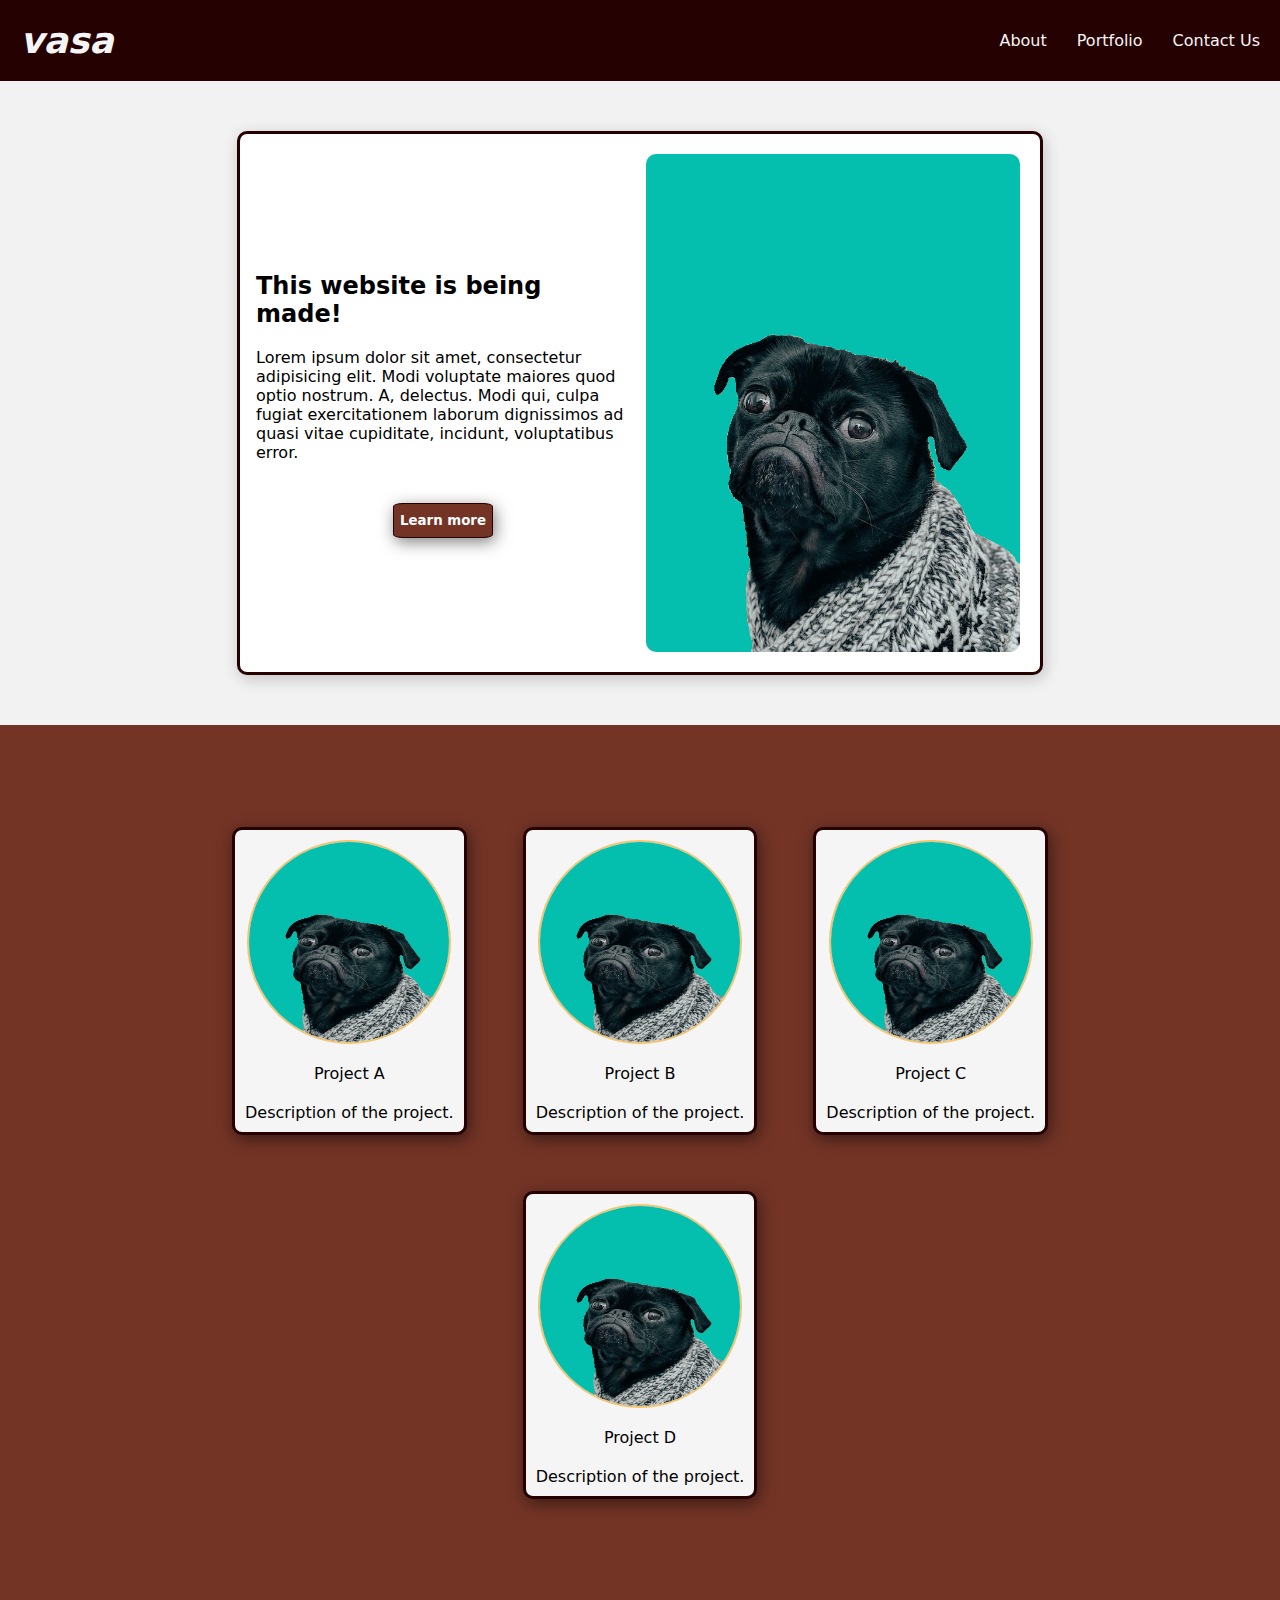
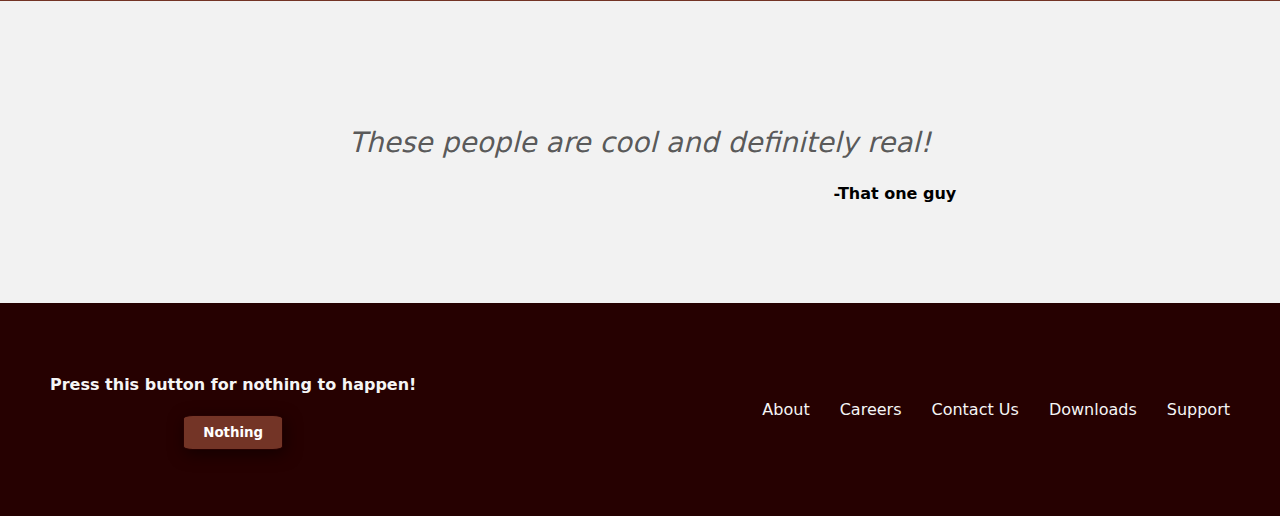
<file: resources/index.html>
<!DOCTYPE html>
<html lang="en">
<head>
    <link rel="stylesheet" href="/resources/css/styles.css">
    <meta charset="UTF-8">
    <meta http-equiv="X-UA-Compatible" content="IE=edge">
    <meta name="viewport" content="width=device-width, initial-scale=1.0">
    <title>vasa</title>
</head>
<body>
    <div class="header">
        <div class="title">vasa</div>
        <nav>
            <ul>
                <li><a href="./pages/about.html">About</a></li>
                <li><a href="#">Portfolio</a></li>
                <li><a href="#">Contact Us</a></li>
            </ul>
        </nav>
    </div>
    <div class="section">
        <div class="container">
            <div class="description">
                <div class="text">
                    <h2>This website is being made!</h2>
                </div>
                <div class="text">Lorem ipsum dolor sit amet, consectetur adipisicing elit. Modi voluptate maiores quod optio nostrum. A, delectus. Modi qui, culpa fugiat exercitationem laborum dignissimos ad quasi vitae cupiditate, incidunt, voluptatibus error.</div>
                <div class="button">
                    <button id="about-button">Learn more</button>
                </div>
            </div>
            <div class="image round-corners">
                <img src="./images/pug.jpg" alt="a pug">
            </div>
        </div>
    </div>
    <div class="section new-back">
        <div class="deck">
            <div class="cards">
                <img src="./images/pug.jpg" alt="placeholder">
                <div class="text">Project A</div>
                <div class="text">Description of the project.</div>
            </div>
            <div class="cards">
                <img src="./images/pug.jpg" alt="placeholder">
                <div class="text">Project B</div>
                <div class="text">Description of the project.</div>
            </div>
            <div class="cards">
                <img src="./images/pug.jpg" alt="placeholder">
                <div class="text">Project C</div>
                <div class="text">Description of the project.</div>
            </div>
            <div class="cards">
                <img src="./images/pug.jpg" alt="placeholder">
                <div class="text">Project D</div>
                <div class="text">Description of the project.</div>
            </div>
        </div>
    </div>
    <div class="section">
        <div class="hype">
            <div class="testimonials">These people are cool and definitely real!</div>
            <div class="text">-That one guy</div>
        </div>
    </div>
    <footer>
        <div class="footer left">
            <div class="text">
                <h4>Press this button for nothing to happen!</h4>
            </div>
            <div class="button">
                <button>Nothing</button>
            </div>
        </div>
        <div class="footer right">
            <div>
                <ul>
                    <li><a href="#">About</a></li>
                    <li><a href="#">Careers</a></li>
                    <li><a href="#">Contact Us</a></li>
                    <li><a href="#">Downloads</a></li>
                    <li><a href="#">Support</a></li>
                </ul>
            </div>    
        </div>
    </footer>
</body>
</html>
</file>
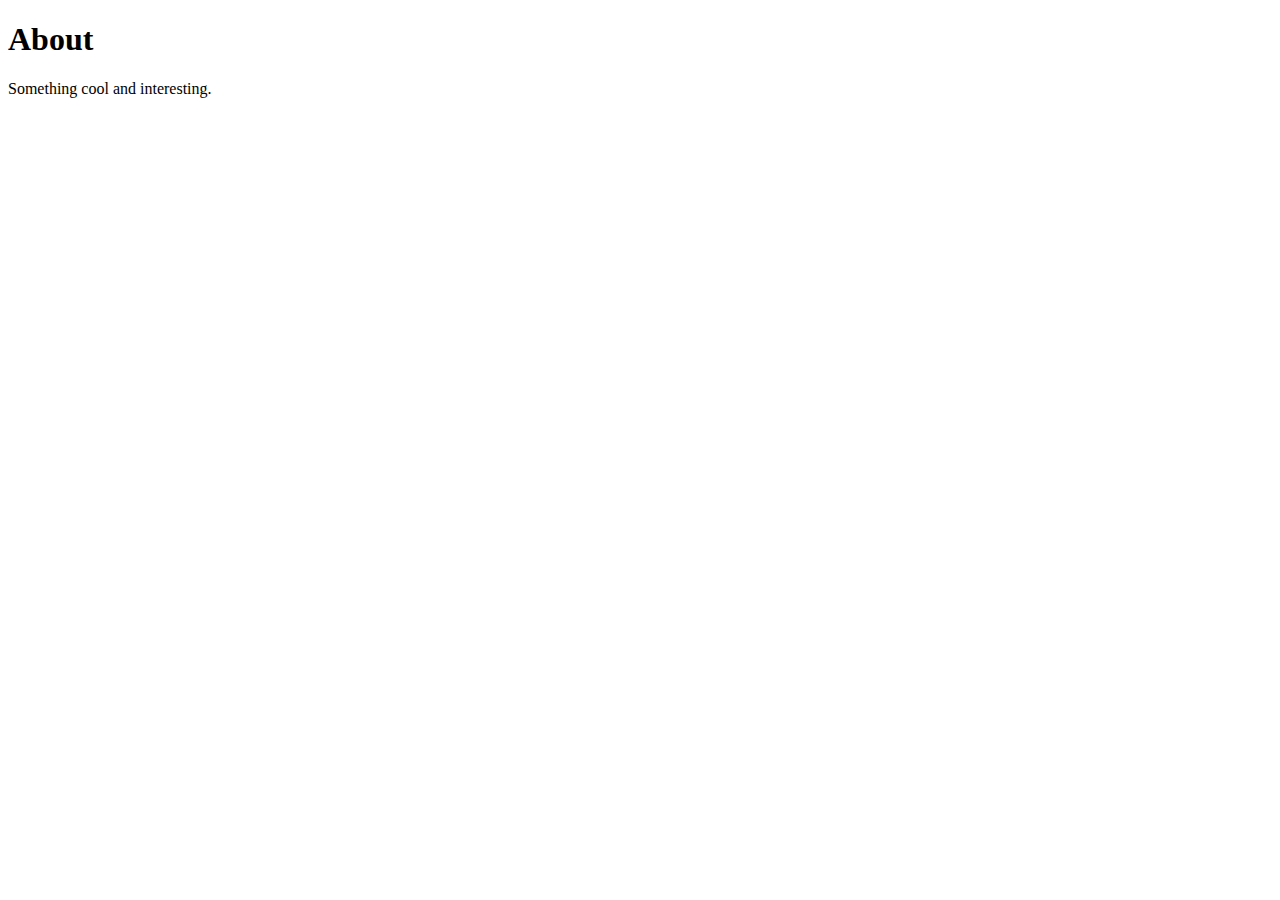
<file: resources/pages/about.html>
<!DOCTYPE html>
<html lang="en">
<head>
    <meta charset="UTF-8">
    <meta http-equiv="X-UA-Compatible" content="IE=edge">
    <meta name="viewport" content="width=device-width, initial-scale=1.0">
    <title>vasa | About</title>
</head>
<body>
    <h1>About</h1>
    <p>Something cool and interesting.</p>
</body>
</html>
</file>
<file: resources/css/styles.css>
/* styles.css */
* {
    font-family:system-ui, -apple-system, BlinkMacSystemFont, 'Segoe UI', Roboto, Oxygen, Ubuntu, Cantarell, 'Open Sans', 'Helvetica Neue', sans-serif
}

body {
    margin: 0;
    background-color: #f2f2f2;
    height: 100vh;
    background-origin: border-box;
}

ul {
    display: flex;
    margin: 0;
    padding: 0;
    list-style-type: none;
    gap: 30px;
}

img {
    width: 100%;
    height: 100%;
    
    background: #F2C572;
}

button {
    border: 1px solid #260101;
    border-radius: 10%;
    background-color: #733426;
    color: white;
    box-shadow: 2px 4px 16px rgba(0,0,0,.5);
    width: 100px;
    height: 35px;
    font-weight: 800;
    margin: 16px 0;
    transition: all .3s ease-in-out;
    cursor: pointer;
}

a {
    text-decoration: none;
    color: inherit;
    text-decoration: underline 0.2em rgba(255, 255, 255, 0);
    transition: text-decoration-color 500ms;
    display: block;
    margin: 0;
}

.header {
    color: whitesmoke;
    padding: 20px;
    display: flex;
    flex-direction: row;
    justify-content: space-between;
    background-color: #260101;
    align-items: center;
}

.title {
    font-size: 36px;
    font-weight: 900;
    font-style: italic;
}

.section {
    display: flex;
    justify-content: center;
    margin: 50px;
}
.container {
    display: flex;
    border: 3px solid #260101;
    background-color: white;
    max-width: 800px;
    border-radius: 10px;
    box-shadow: 2px 4px 16px rgba(0,0,0,.2);
    justify-content: center;
    align-items: center;
    gap: 16px;
}

.description {
    padding-left: 16px;
    flex: 1;
}

.description .button {
    display: flex;
    justify-content: center;
    margin-top: 25px;
}

.image {
    flex: 1;
    object-fit: cover;
}

.image, .cards {
    display: flex;
    justify-content: center;
    align-items: center;
    overflow: hidden;
    border-radius: 10px;
    margin: 20px 20px 20px 0px;
}

.deck {
    display: flex;
    justify-content: center;
    flex-wrap: wrap;
    gap: 16px;
    margin: 32px;
}

.new-back {
    margin: 0;
    padding: 50px;
    background-color: #733426;
}

.cards {
    margin: 20px;
    background-color: whitesmoke;
    border: 3px solid #260101;
    max-width: 240px;
    flex-direction: column;
    box-shadow: 2px 4px 16px rgba(0,0,0,.5);
    transition: all .5s ease-in-out;
}
.cards img {
    display: flex;
    width: 200px;
    height: 200px;
    border-radius: 50%;
    overflow: hidden;
    border: 2px solid #F2C572;
    margin: 10px;
    transition: all .5s ease-in-out;
}

.cards .text {
    padding: 10px;
}

.testimonials {
    font-size: 28px;
    color: rgba(0, 0, 0, 0.65);
    font-style: italic;
    margin: 25px;
}

.hype {
    padding: 50px;
}

.hype .text {
    text-align: right;
    font-weight: 700;
}

footer {
    background-color: #260101;
    display: flex;
    justify-content: space-between;
    align-items: center;
    padding:50px;
    color: whitesmoke;
    margin-bottom: 20px;
}

.footer h4{
    margin-bottom: 5px;
}

.footer.left {
    display: flex;
    flex-direction: column;
    align-items: center;
    
}

.form-input {
    display: flex;
    align-items: baseline;
}

input {
    padding: .8rem 1rem;
    border-radius: 5%;
    outline: none;
    border: .1rem solid #d1d1d1;
    font-size: .7rem;
    margin-right: 10px;
}

li a:hover {
    text-decoration-color: rgba(255, 255, 255, 1);
}

.cards:hover {
    transform: scale(1.1)
}

.cards:hover img{
    border-radius: 10%;
    
}

button:hover {
    transform: scale(.95)
}
</file>
